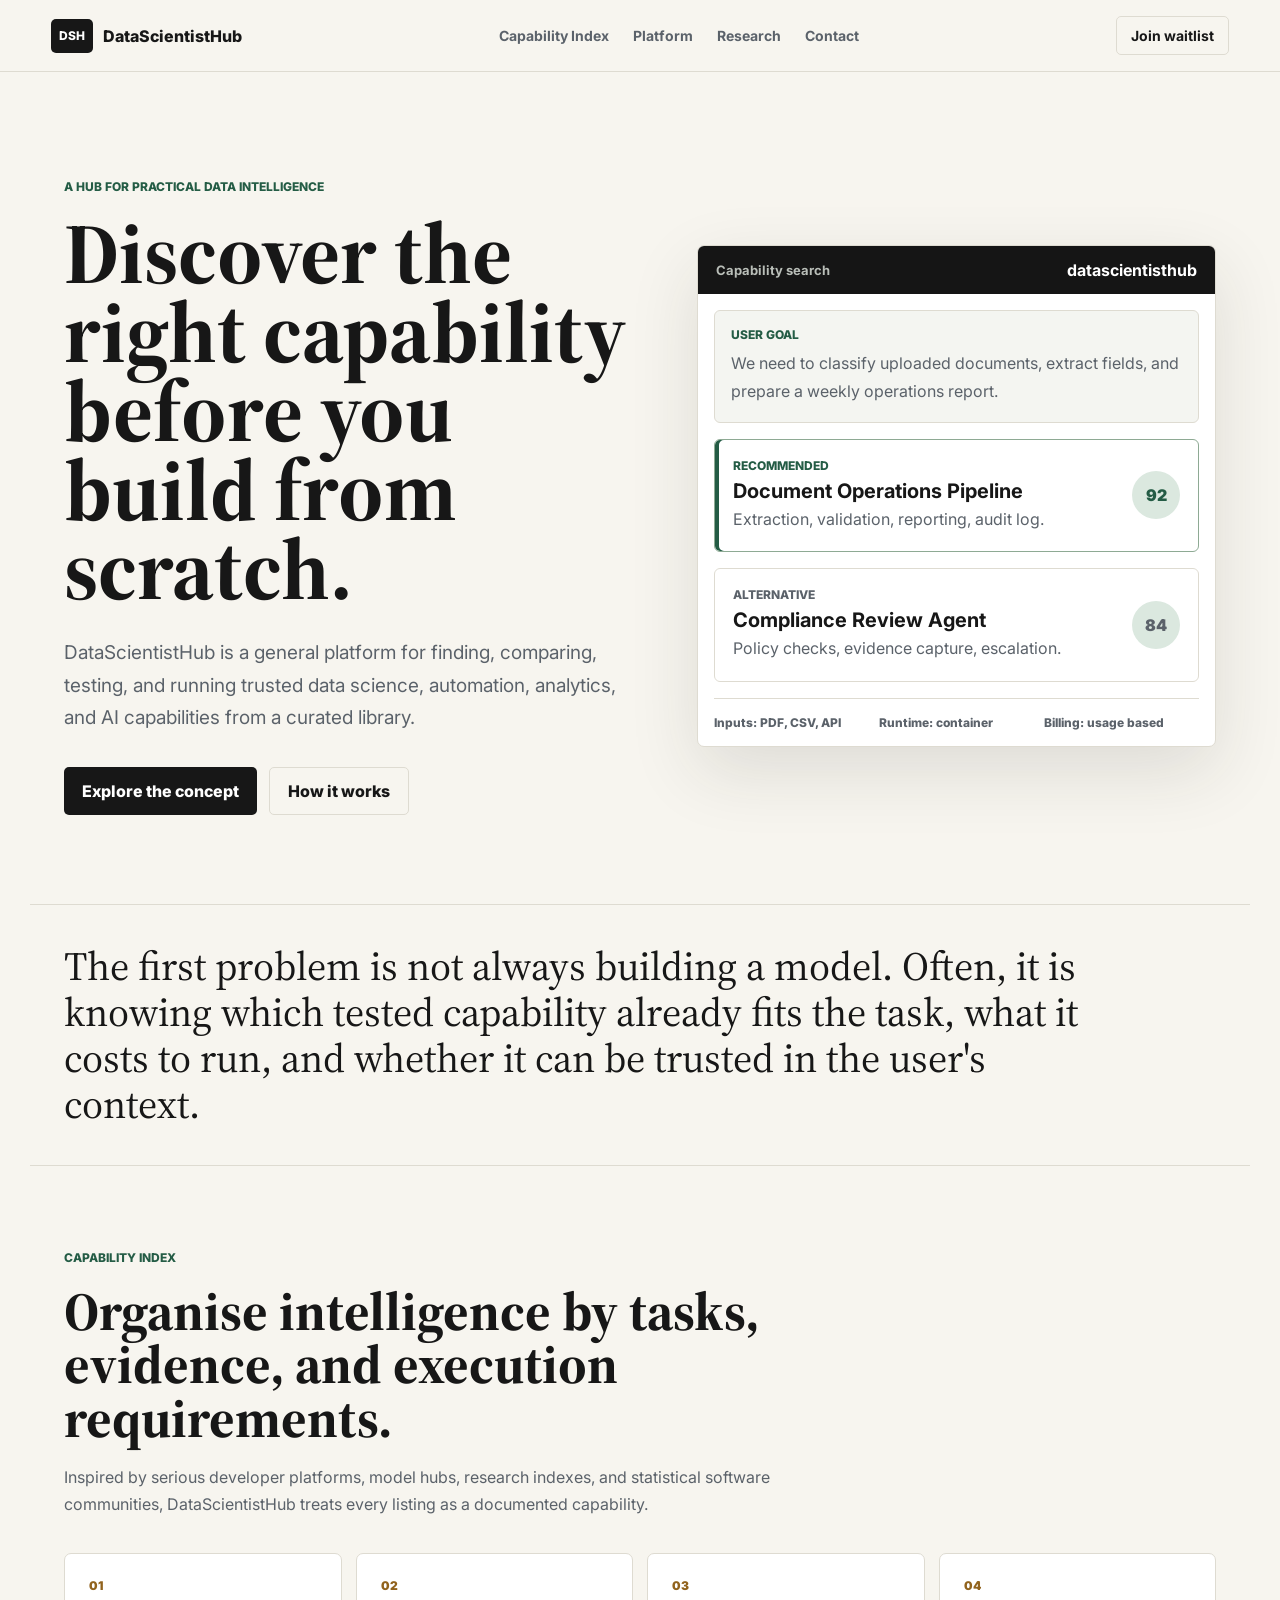
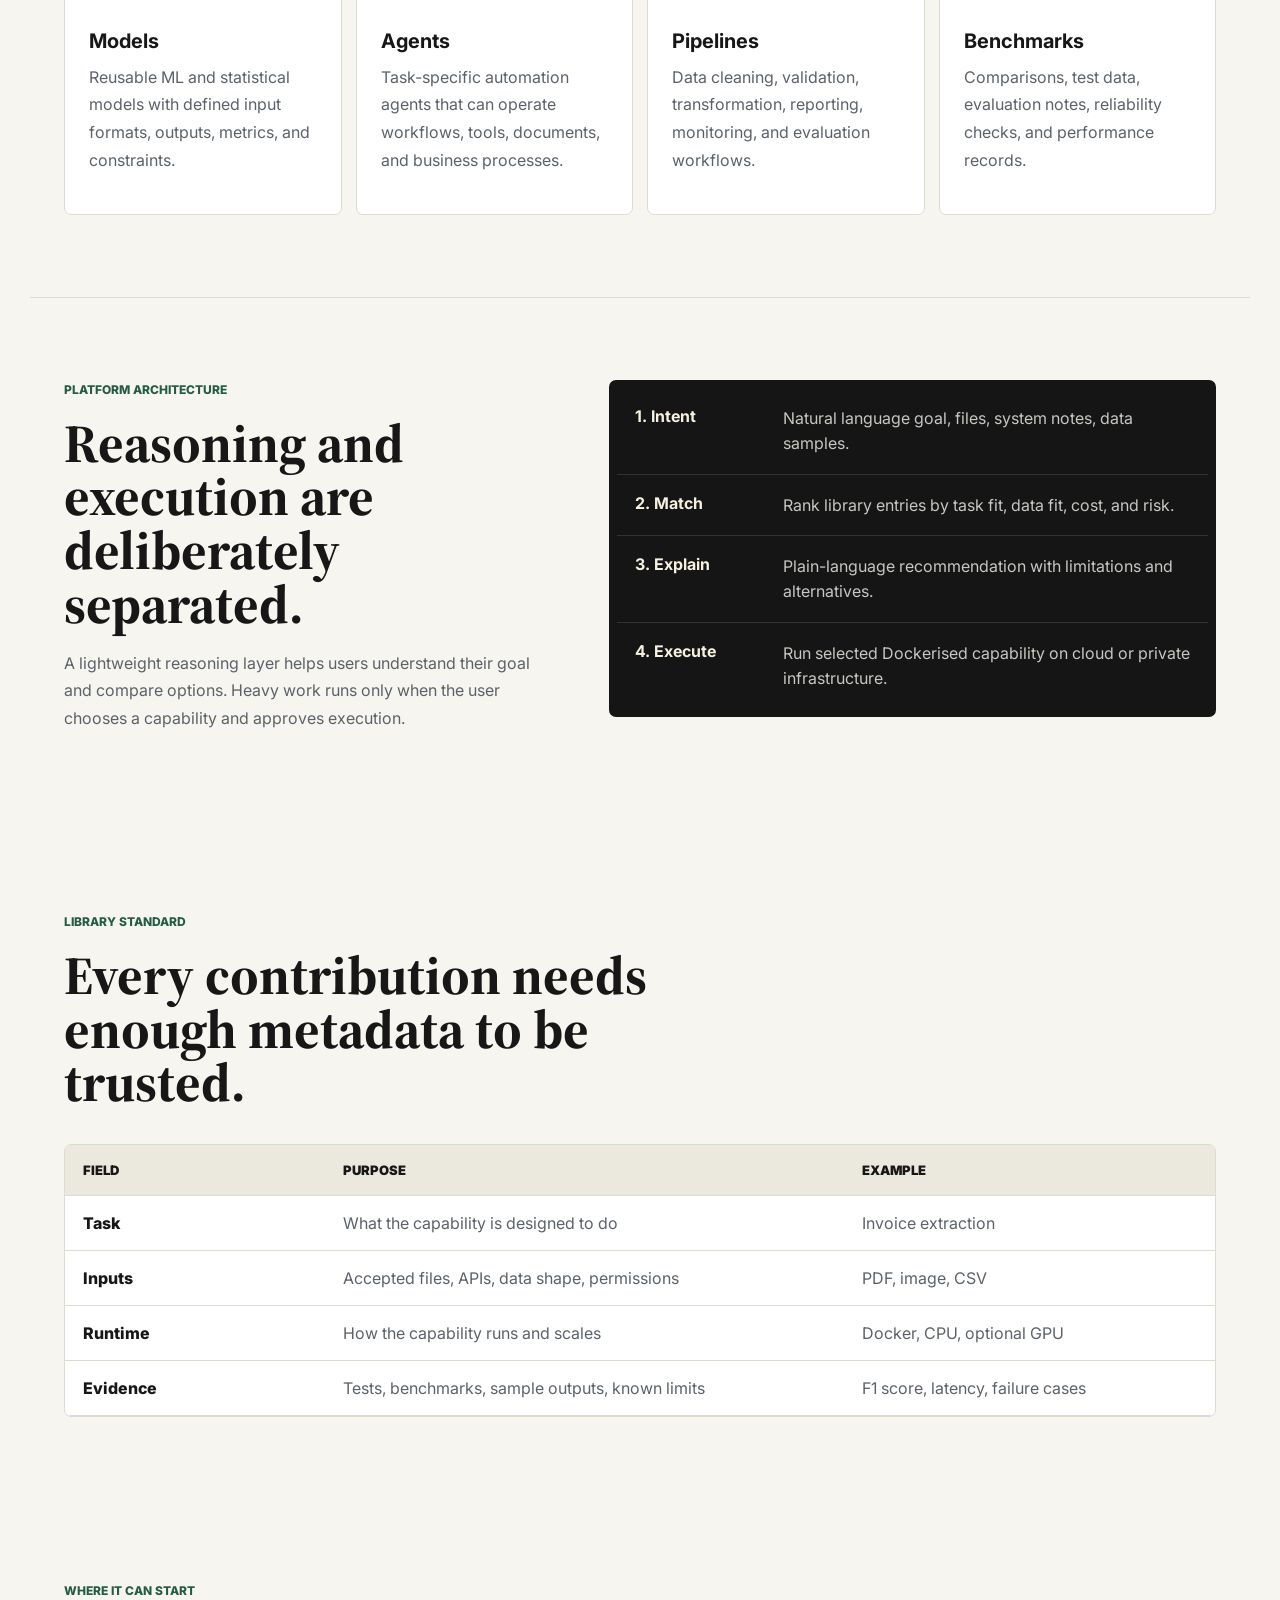
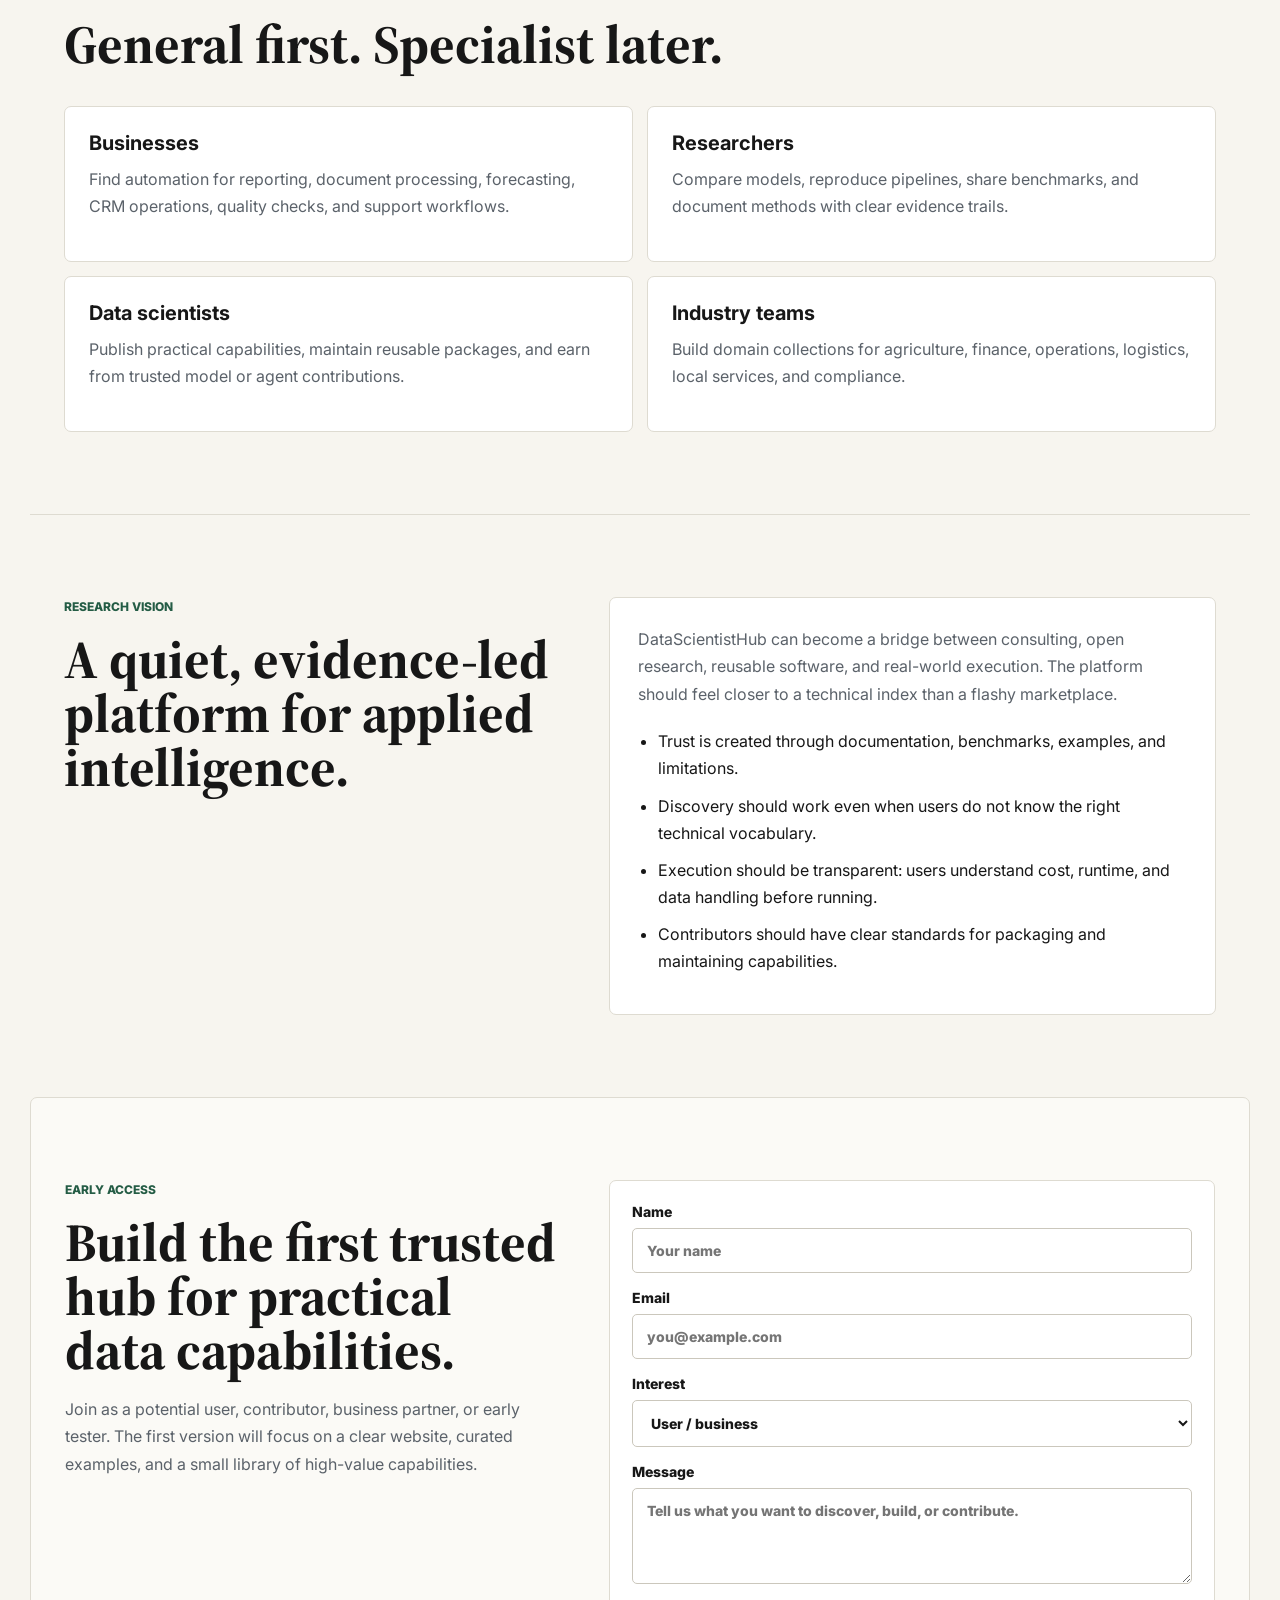
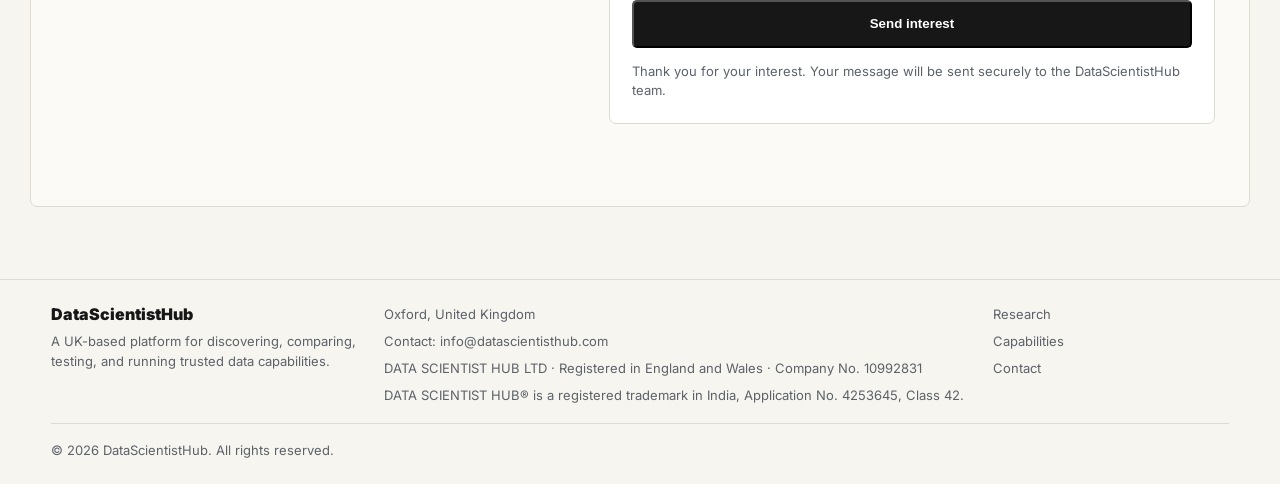
<file: index.html>
<!doctype html>
<html lang="en">
  <head>
    <meta charset="utf-8">
    <meta name="viewport" content="width=device-width, initial-scale=1">
    <title>DataScientistHub | Discover and Run Trusted Data Capabilities</title>
    <meta
      name="description"
      content="DataScientistHub is a general platform for discovering, comparing, testing, and running trusted data science, automation, and AI capabilities."
    >
    <link rel="preconnect" href="https://fonts.googleapis.com">
    <link rel="preconnect" href="https://fonts.gstatic.com" crossorigin>
    <link href="https://fonts.googleapis.com/css2?family=Inter:wght@400;500;600;700;800&family=Source+Serif+4:wght@600;700&display=swap" rel="stylesheet">
    <link rel="stylesheet" href="styles.css">
    <!-- Google tag (gtag.js) -->
    <script async src="https://www.googletagmanager.com/gtag/js?id=G-BP8Z152ELQ"></script>
    <script>
      window.dataLayer = window.dataLayer || [];
      function gtag(){dataLayer.push(arguments);}
      gtag('js', new Date());
      gtag('config', 'G-BP8Z152ELQ');
    </script>
  </head>
  <body>
    <header class="site-header">
      <a class="brand" href="#top" aria-label="DataScientistHub home">
        <span class="brand-mark">DSH</span>
        <span>DataScientistHub</span>
      </a>
      <nav class="nav" aria-label="Main navigation">
        <a href="#index">Capability Index</a>
        <a href="#platform">Platform</a>
        <a href="#research">Research</a>
        <a href="#contact">Contact</a>
      </nav>
      <a class="header-link" href="#contact">Join waitlist</a>
    </header>

    <main id="top">
      <section class="hero">
        <div class="hero-copy">
          <p class="eyebrow">A hub for practical data intelligence</p>
          <h1>Discover the right capability before you build from scratch.</h1>
          <p class="hero-text">
            DataScientistHub is a general platform for finding, comparing, testing, and running
            trusted data science, automation, analytics, and AI capabilities from a curated library.
          </p>
          <div class="hero-actions">
            <a class="button primary" href="#index">Explore the concept</a>
            <a class="button secondary" href="#platform">How it works</a>
          </div>
        </div>

        <div class="hero-system" aria-label="DataScientistHub interface concept">
          <div class="system-top">
            <span>Capability search</span>
            <strong>datascientisthub</strong>
          </div>
          <div class="query-box">
            <span class="query-label">User goal</span>
            <p>We need to classify uploaded documents, extract fields, and prepare a weekly operations report.</p>
          </div>
          <div class="result-card active">
            <div>
              <span class="tag">Recommended</span>
              <h2>Document Operations Pipeline</h2>
              <p>Extraction, validation, reporting, audit log.</p>
            </div>
            <span class="score">92</span>
          </div>
          <div class="result-card">
            <div>
              <span class="tag muted">Alternative</span>
              <h2>Compliance Review Agent</h2>
              <p>Policy checks, evidence capture, escalation.</p>
            </div>
            <span class="score muted">84</span>
          </div>
          <div class="metadata-strip">
            <span>Inputs: PDF, CSV, API</span>
            <span>Runtime: container</span>
            <span>Billing: usage based</span>
          </div>
        </div>
      </section>

      <section class="thesis">
        <p>
          The first problem is not always building a model. Often, it is knowing which tested capability
          already fits the task, what it costs to run, and whether it can be trusted in the user's context.
        </p>
      </section>

      <section id="index" class="section">
        <div class="section-heading">
          <p class="eyebrow">Capability index</p>
          <h2>Organise intelligence by tasks, evidence, and execution requirements.</h2>
          <p>
            Inspired by serious developer platforms, model hubs, research indexes, and statistical software communities,
            DataScientistHub treats every listing as a documented capability.
          </p>
        </div>
        <div class="index-grid">
          <article>
            <span>01</span>
            <h3>Models</h3>
            <p>Reusable ML and statistical models with defined input formats, outputs, metrics, and constraints.</p>
          </article>
          <article>
            <span>02</span>
            <h3>Agents</h3>
            <p>Task-specific automation agents that can operate workflows, tools, documents, and business processes.</p>
          </article>
          <article>
            <span>03</span>
            <h3>Pipelines</h3>
            <p>Data cleaning, validation, transformation, reporting, monitoring, and evaluation workflows.</p>
          </article>
          <article>
            <span>04</span>
            <h3>Benchmarks</h3>
            <p>Comparisons, test data, evaluation notes, reliability checks, and performance records.</p>
          </article>
        </div>
      </section>

      <section id="platform" class="section platform">
        <div>
          <p class="eyebrow">Platform architecture</p>
          <h2>Reasoning and execution are deliberately separated.</h2>
          <p>
            A lightweight reasoning layer helps users understand their goal and compare options. Heavy work runs only
            when the user chooses a capability and approves execution.
          </p>
        </div>
        <div class="architecture-card">
          <div class="flow-row">
            <strong>1. Intent</strong>
            <span>Natural language goal, files, system notes, data samples.</span>
          </div>
          <div class="flow-row">
            <strong>2. Match</strong>
            <span>Rank library entries by task fit, data fit, cost, and risk.</span>
          </div>
          <div class="flow-row">
            <strong>3. Explain</strong>
            <span>Plain-language recommendation with limitations and alternatives.</span>
          </div>
          <div class="flow-row">
            <strong>4. Execute</strong>
            <span>Run selected Dockerised capability on cloud or private infrastructure.</span>
          </div>
        </div>
      </section>

      <section class="section library">
        <div class="section-heading compact">
          <p class="eyebrow">Library standard</p>
          <h2>Every contribution needs enough metadata to be trusted.</h2>
        </div>
        <div class="table-card" role="table" aria-label="Capability metadata schema">
          <div class="table-row head" role="row">
            <span role="columnheader">Field</span>
            <span role="columnheader">Purpose</span>
            <span role="columnheader">Example</span>
          </div>
          <div class="table-row" role="row">
            <span>Task</span>
            <span>What the capability is designed to do</span>
            <span>Invoice extraction</span>
          </div>
          <div class="table-row" role="row">
            <span>Inputs</span>
            <span>Accepted files, APIs, data shape, permissions</span>
            <span>PDF, image, CSV</span>
          </div>
          <div class="table-row" role="row">
            <span>Runtime</span>
            <span>How the capability runs and scales</span>
            <span>Docker, CPU, optional GPU</span>
          </div>
          <div class="table-row" role="row">
            <span>Evidence</span>
            <span>Tests, benchmarks, sample outputs, known limits</span>
            <span>F1 score, latency, failure cases</span>
          </div>
        </div>
      </section>

      <section class="section use-cases">
        <div class="section-heading">
          <p class="eyebrow">Where it can start</p>
          <h2>General first. Specialist later.</h2>
        </div>
        <div class="case-list">
          <article>
            <h3>Businesses</h3>
            <p>Find automation for reporting, document processing, forecasting, CRM operations, quality checks, and support workflows.</p>
          </article>
          <article>
            <h3>Researchers</h3>
            <p>Compare models, reproduce pipelines, share benchmarks, and document methods with clear evidence trails.</p>
          </article>
          <article>
            <h3>Data scientists</h3>
            <p>Publish practical capabilities, maintain reusable packages, and earn from trusted model or agent contributions.</p>
          </article>
          <article>
            <h3>Industry teams</h3>
            <p>Build domain collections for agriculture, finance, operations, logistics, local services, and compliance.</p>
          </article>
        </div>
      </section>

      <section id="research" class="section research">
        <div>
          <p class="eyebrow">Research vision</p>
          <h2>A quiet, evidence-led platform for applied intelligence.</h2>
        </div>
        <div class="research-notes">
          <p>
            DataScientistHub can become a bridge between consulting, open research, reusable software,
            and real-world execution. The platform should feel closer to a technical index than a flashy marketplace.
          </p>
          <ul>
            <li>Trust is created through documentation, benchmarks, examples, and limitations.</li>
            <li>Discovery should work even when users do not know the right technical vocabulary.</li>
            <li>Execution should be transparent: users understand cost, runtime, and data handling before running.</li>
            <li>Contributors should have clear standards for packaging and maintaining capabilities.</li>
          </ul>
        </div>
      </section>

      <section id="contact" class="section contact">
        <div>
          <p class="eyebrow">Early access</p>
          <h2>Build the first trusted hub for practical data capabilities.</h2>
          <p>
            Join as a potential user, contributor, business partner, or early tester. The first version will focus on
            a clear website, curated examples, and a small library of high-value capabilities.
          </p>
        </div>
        <form class="contact-form" action="https://formspree.io/f/mlgvpwgd" method="post">
          <label>
            Name
            <input type="text" name="name" placeholder="Your name" required>
          </label>
          <label>
            Email
            <input type="email" name="email" placeholder="you@example.com" required>
          </label>
          <label>
            Interest
            <select name="interest">
              <option>User / business</option>
              <option>Data scientist contributor</option>
              <option>Research partner</option>
              <option>Investor / advisor</option>
            </select>
          </label>
          <label>
            Message
            <textarea name="message" rows="4" placeholder="Tell us what you want to discover, build, or contribute."></textarea>
          </label>
          <input type="hidden" name="_subject" value="New DataScientistHub early access interest">
          <input type="hidden" name="_next" value="https://www.datascientisthub.com/thanks.html">
          <button class="button primary" type="submit">Send interest</button>
          <p class="form-note">Thank you for your interest. Your message will be sent securely to the DataScientistHub team.</p>
        </form>
      </section>
    </main>

    <footer class="site-footer">
      <div>
        <strong>DataScientistHub</strong>
        <span>A UK-based platform for discovering, comparing, testing, and running trusted data capabilities.</span>
      </div>
      <div>
        <span>Oxford, United Kingdom</span>
        <span>Contact: info@datascientisthub.com</span>
        <span>DATA SCIENTIST HUB LTD · Registered in England and Wales · Company No. 10992831</span>
        <span>DATA SCIENTIST HUB® is a registered trademark in India, Application No. 4253645, Class 42.</span>
      </div>
      <div>
        <a href="#research">Research</a>
        <a href="#index">Capabilities</a>
        <a href="#contact">Contact</a>
      </div>
      <span>© 2026 DataScientistHub. All rights reserved.</span>
    </footer>
  </body>
</html>
</file>
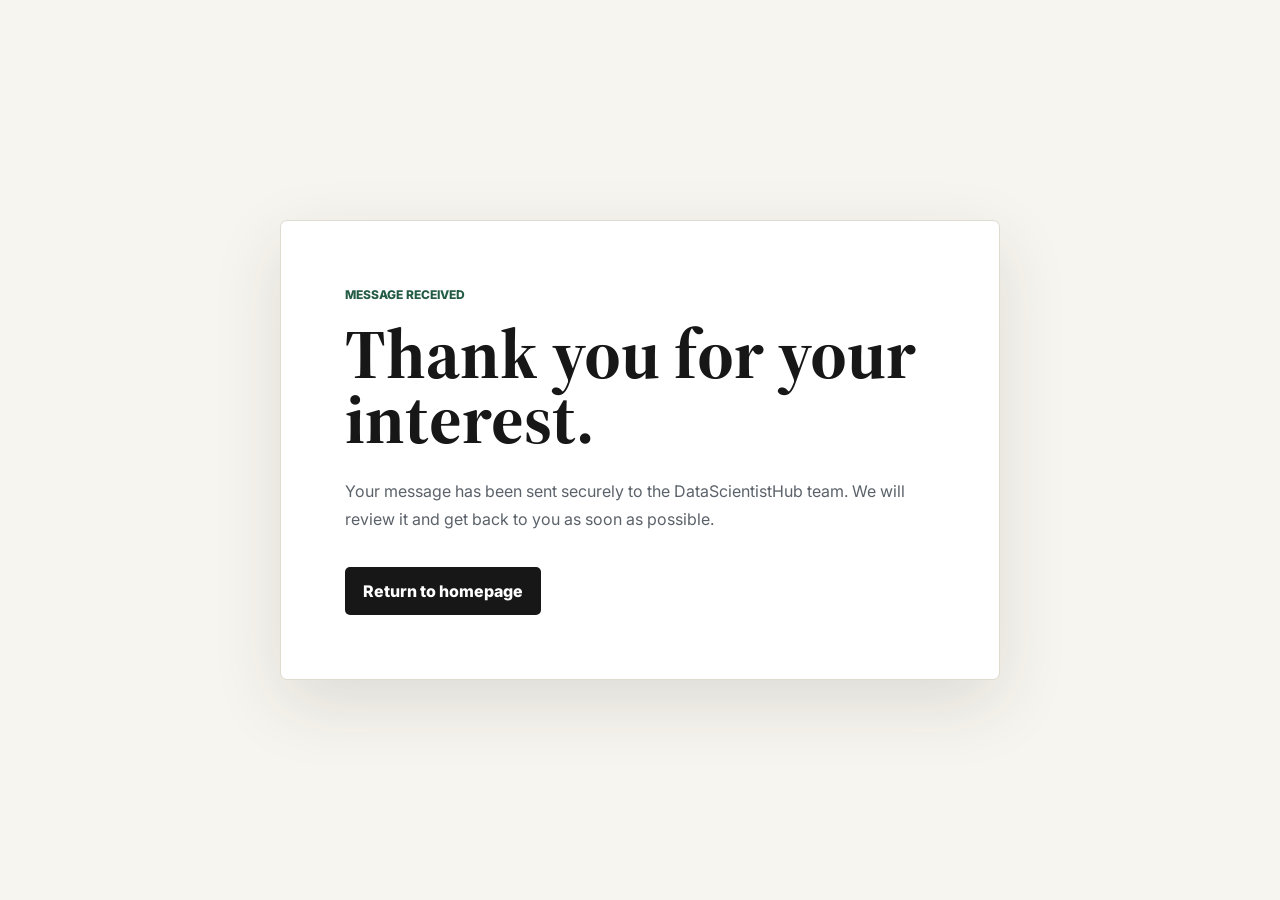
<file: thanks.html>
<!doctype html>
<html lang="en">
  <head>
    <meta charset="utf-8">
    <meta name="viewport" content="width=device-width, initial-scale=1">
    <title>Thank You | DataScientistHub</title>
    <meta name="description" content="Thank you for contacting DataScientistHub.">
    <link rel="preconnect" href="https://fonts.googleapis.com">
    <link rel="preconnect" href="https://fonts.gstatic.com" crossorigin>
    <link href="https://fonts.googleapis.com/css2?family=Inter:wght@400;500;600;700;800&family=Source+Serif+4:wght@600;700&display=swap" rel="stylesheet">
    <link rel="stylesheet" href="styles.css">
    <!-- Google tag (gtag.js) -->
    <script async src="https://www.googletagmanager.com/gtag/js?id=G-BP8Z152ELQ"></script>
    <script>
      window.dataLayer = window.dataLayer || [];
      function gtag(){dataLayer.push(arguments);}
      gtag('js', new Date());
      gtag('config', 'G-BP8Z152ELQ');
    </script>
  </head>
  <body>
    <main class="thank-you-page">
      <section class="thank-you-card">
        <p class="eyebrow">Message received</p>
        <h1>Thank you for your interest.</h1>
        <p>
          Your message has been sent securely to the DataScientistHub team.
          We will review it and get back to you as soon as possible.
        </p>
        <a class="button primary" href="/">Return to homepage</a>
      </section>
    </main>
  </body>
</html>
</file>
<file: styles.css>
:root {
  --paper: #f7f5ef;
  --paper-soft: #fbfaf6;
  --ink: #171717;
  --muted: #5b626a;
  --line: #dedbd1;
  --panel: #ffffff;
  --green: #245c45;
  --green-2: #dbe8df;
  --blue: #244d8f;
  --amber: #91631d;
  --shadow: 0 24px 70px rgba(42, 38, 29, 0.12);
}

* {
  box-sizing: border-box;
}

html {
  scroll-behavior: smooth;
}

body {
  background: var(--paper);
  color: var(--ink);
  font-family: Inter, Arial, sans-serif;
  margin: 0;
}

a {
  color: inherit;
  text-decoration: none;
}

.site-header {
  align-items: center;
  background: rgba(247, 245, 239, 0.92);
  backdrop-filter: blur(16px);
  border-bottom: 1px solid var(--line);
  display: flex;
  gap: 24px;
  justify-content: space-between;
  padding: 16px clamp(18px, 4vw, 58px);
  position: sticky;
  top: 0;
  z-index: 10;
}

.brand {
  align-items: center;
  display: inline-flex;
  font-weight: 800;
  gap: 10px;
  white-space: nowrap;
}

.brand-mark {
  align-items: center;
  background: var(--ink);
  border-radius: 5px;
  color: white;
  display: inline-flex;
  font-size: 12px;
  height: 34px;
  justify-content: center;
  width: 42px;
}

.nav {
  display: flex;
  gap: 24px;
}

.nav a,
.header-link {
  color: var(--muted);
  font-size: 14px;
  font-weight: 700;
}

.header-link {
  border: 1px solid var(--line);
  border-radius: 5px;
  color: var(--ink);
  padding: 10px 14px;
}

.hero {
  align-items: center;
  display: grid;
  gap: 56px;
  grid-template-columns: minmax(0, 1fr) minmax(390px, 0.9fr);
  margin: 0 auto;
  max-width: 1220px;
  min-height: calc(100vh - 68px);
  padding: 74px clamp(18px, 4vw, 34px) 58px;
}

.eyebrow {
  color: var(--green);
  font-size: 12px;
  font-weight: 800;
  letter-spacing: 0;
  margin: 0 0 16px;
  text-transform: uppercase;
}

h1,
h2,
h3,
p {
  margin-top: 0;
}

h1,
h2 {
  font-family: "Source Serif 4", Georgia, serif;
  letter-spacing: 0;
}

h1 {
  font-size: clamp(48px, 7.4vw, 86px);
  line-height: 0.92;
  margin-bottom: 28px;
  max-width: 850px;
}

h2 {
  font-size: clamp(32px, 4.2vw, 54px);
  line-height: 1;
  margin-bottom: 18px;
}

h3 {
  font-size: 20px;
  line-height: 1.25;
  margin-bottom: 10px;
}

p {
  color: var(--muted);
  font-size: 16px;
  line-height: 1.72;
}

.hero-text {
  font-size: 19px;
  max-width: 680px;
}

.hero-actions {
  display: flex;
  flex-wrap: wrap;
  gap: 12px;
  margin-top: 32px;
}

.button {
  align-items: center;
  border-radius: 5px;
  display: inline-flex;
  font-weight: 800;
  justify-content: center;
  min-height: 48px;
  padding: 0 18px;
}

.button.primary {
  background: var(--ink);
  color: white;
}

.button.secondary {
  background: transparent;
  border: 1px solid var(--line);
  color: var(--ink);
}

.hero-system {
  background: var(--panel);
  border: 1px solid var(--line);
  border-radius: 7px;
  box-shadow: var(--shadow);
  overflow: hidden;
}

.system-top {
  align-items: center;
  background: #151515;
  color: white;
  display: flex;
  justify-content: space-between;
  padding: 14px 18px;
}

.system-top span {
  color: #b9beb8;
  font-size: 13px;
  font-weight: 700;
}

.query-box,
.result-card,
.metadata-strip {
  margin: 16px;
}

.query-box {
  background: #f4f5f1;
  border: 1px solid var(--line);
  border-radius: 6px;
  padding: 16px;
}

.query-label,
.tag {
  color: var(--green);
  display: block;
  font-size: 12px;
  font-weight: 800;
  margin-bottom: 8px;
  text-transform: uppercase;
}

.query-box p,
.result-card p {
  margin-bottom: 0;
}

.result-card {
  align-items: center;
  border: 1px solid var(--line);
  border-radius: 6px;
  display: flex;
  gap: 20px;
  justify-content: space-between;
  padding: 18px;
}

.result-card.active {
  border-color: #8eaa94;
  box-shadow: inset 4px 0 0 var(--green);
}

.result-card h2 {
  font-family: Inter, Arial, sans-serif;
  font-size: 20px;
  margin-bottom: 5px;
}

.tag.muted,
.score.muted {
  color: var(--muted);
}

.score {
  align-items: center;
  background: var(--green-2);
  border-radius: 50%;
  color: var(--green);
  display: inline-flex;
  flex: 0 0 auto;
  font-weight: 900;
  height: 48px;
  justify-content: center;
  width: 48px;
}

.metadata-strip {
  border-top: 1px solid var(--line);
  display: grid;
  gap: 10px;
  grid-template-columns: repeat(3, 1fr);
  padding-top: 16px;
}

.metadata-strip span {
  color: var(--muted);
  font-size: 12px;
  font-weight: 800;
}

.thesis {
  border-bottom: 1px solid var(--line);
  border-top: 1px solid var(--line);
  margin: 0 auto;
  max-width: 1220px;
  padding: 38px clamp(18px, 4vw, 34px);
}

.thesis p {
  color: var(--ink);
  font-family: "Source Serif 4", Georgia, serif;
  font-size: clamp(26px, 3.5vw, 40px);
  line-height: 1.15;
  margin-bottom: 0;
  max-width: 1040px;
}

.section {
  margin: 0 auto;
  max-width: 1220px;
  padding: 82px clamp(18px, 4vw, 34px);
}

.section-heading {
  max-width: 780px;
}

.section-heading.compact {
  max-width: 680px;
}

.index-grid {
  display: grid;
  gap: 14px;
  grid-template-columns: repeat(4, 1fr);
  margin-top: 34px;
}

.index-grid article,
.case-list article {
  background: var(--panel);
  border: 1px solid var(--line);
  border-radius: 7px;
  padding: 24px;
}

.index-grid span {
  color: var(--amber);
  display: block;
  font-size: 12px;
  font-weight: 900;
  margin-bottom: 36px;
}

.platform,
.research,
.contact {
  align-items: start;
  border-top: 1px solid var(--line);
  display: grid;
  gap: 48px;
  grid-template-columns: 0.9fr 1.1fr;
}

.architecture-card {
  background: #151515;
  border-radius: 7px;
  color: white;
  padding: 8px;
}

.flow-row {
  border-bottom: 1px solid rgba(255, 255, 255, 0.12);
  display: grid;
  gap: 18px;
  grid-template-columns: 130px 1fr;
  padding: 18px;
}

.flow-row:last-child {
  border-bottom: 0;
}

.flow-row strong {
  color: #f6f0df;
}

.flow-row span {
  color: #c5c8c2;
  line-height: 1.55;
}

.table-card {
  background: var(--panel);
  border: 1px solid var(--line);
  border-radius: 7px;
  margin-top: 34px;
  overflow: hidden;
}

.table-row {
  display: grid;
  grid-template-columns: 0.7fr 1.4fr 1fr;
}

.table-row span {
  border-bottom: 1px solid var(--line);
  color: var(--muted);
  padding: 17px 18px;
}

.table-row span:first-child {
  color: var(--ink);
  font-weight: 800;
}

.table-row.head {
  background: #ebe8dd;
}

.table-row.head span {
  color: var(--ink);
  font-size: 13px;
  font-weight: 900;
  text-transform: uppercase;
}

.case-list {
  display: grid;
  gap: 14px;
  grid-template-columns: repeat(2, 1fr);
  margin-top: 34px;
}

.research-notes {
  background: var(--panel);
  border: 1px solid var(--line);
  border-radius: 7px;
  padding: 28px;
}

.research-notes ul {
  color: var(--ink);
  line-height: 1.7;
  margin: 20px 0 0;
  padding-left: 20px;
}

.research-notes li {
  margin-bottom: 10px;
}

.contact {
  background: var(--paper-soft);
  border: 1px solid var(--line);
  border-radius: 7px;
  margin-bottom: 72px;
}

.contact-form {
  background: white;
  border: 1px solid var(--line);
  border-radius: 7px;
  display: grid;
  gap: 16px;
  padding: 22px;
}

.form-note {
  color: var(--muted);
  font-size: 13px;
  line-height: 1.5;
  margin: -2px 0 0;
}

label {
  color: var(--ink);
  display: grid;
  font-size: 14px;
  font-weight: 800;
  gap: 8px;
}

input,
select,
textarea {
  background: white;
  border: 1px solid #cbc7bc;
  border-radius: 5px;
  color: var(--ink);
  font: inherit;
  padding: 13px 14px;
  width: 100%;
}

textarea {
  resize: vertical;
}

input:focus,
select:focus,
textarea:focus {
  border-color: var(--green);
  outline: 3px solid rgba(36, 92, 69, 0.14);
}

.site-footer {
  align-items: flex-start;
  border-top: 1px solid var(--line);
  color: var(--muted);
  display: grid;
  gap: 18px;
  grid-template-columns: 0.8fr 1.5fr 0.6fr;
  padding: 24px clamp(18px, 4vw, 58px);
}

.thank-you-page {
  align-items: center;
  display: flex;
  min-height: 100vh;
  padding: 24px;
}

.thank-you-card {
  background: var(--panel);
  border: 1px solid var(--line);
  border-radius: 7px;
  box-shadow: var(--shadow);
  margin: 0 auto;
  max-width: 720px;
  padding: clamp(32px, 6vw, 64px);
}

.thank-you-card h1 {
  font-size: clamp(44px, 7vw, 70px);
}

.thank-you-card .button {
  margin-top: 18px;
}

.site-footer div {
  display: grid;
  gap: 7px;
}

.site-footer strong {
  color: var(--ink);
  font-weight: 900;
}

.site-footer span,
.site-footer a {
  color: var(--muted);
  font-size: 13px;
  line-height: 1.55;
}

.site-footer > span:last-child {
  border-top: 1px solid var(--line);
  grid-column: 1 / -1;
  padding-top: 16px;
}

@media (max-width: 960px) {
  .nav {
    display: none;
  }

  .hero,
  .platform,
  .research,
  .contact {
    grid-template-columns: 1fr;
  }

  .hero {
    min-height: auto;
  }

  .index-grid,
  .case-list {
    grid-template-columns: repeat(2, 1fr);
  }
}

@media (max-width: 640px) {
  .brand span:last-child {
    display: none;
  }

  .header-link {
    padding-inline: 10px;
  }

  .hero,
  .section {
    padding: 54px 16px;
  }

  h1 {
    font-size: 46px;
  }

  .metadata-strip,
  .index-grid,
  .case-list,
  .table-row {
    grid-template-columns: 1fr;
  }

  .flow-row {
    grid-template-columns: 1fr;
  }

  .table-row span {
    border-bottom: 0;
    padding: 10px 16px;
  }

  .table-row {
    border-bottom: 1px solid var(--line);
    padding: 8px 0;
  }

  .contact {
    margin-inline: 16px;
  }

  .site-footer {
    align-items: flex-start;
    grid-template-columns: 1fr;
  }

  .site-footer > span:last-child {
    grid-column: auto;
  }
}
</file>
